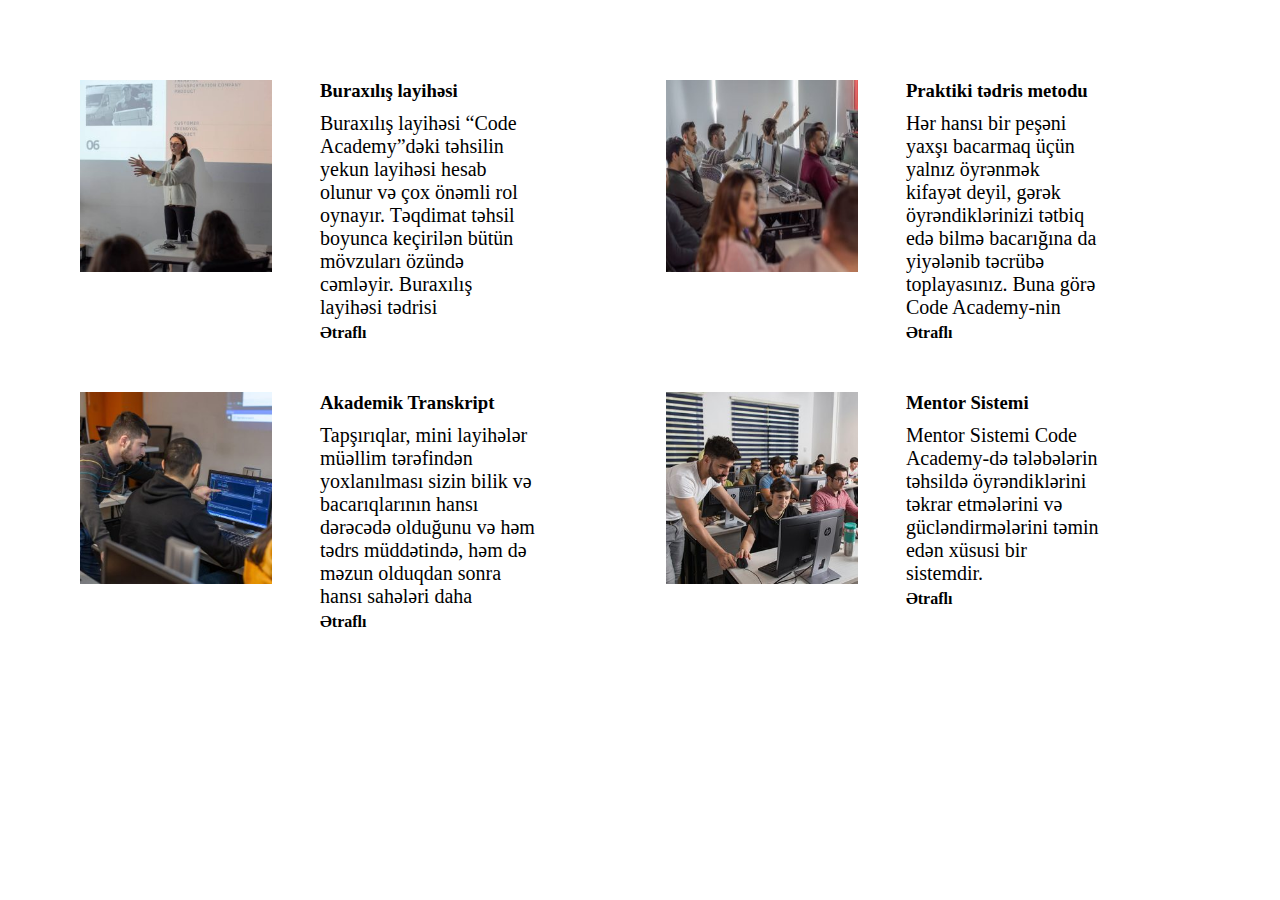
<file: Task2Capture/index.html>
<!DOCTYPE html>
<html lang="en">

<head>
    <meta charset="UTF-8">
    <meta http-equiv="X-UA-Compatible" content="IE=edge">
    <meta name="viewport" content="width=device-width, initial-scale=1.0">
    <link rel="stylesheet" href="/Task2Capture/css/style.css">
    <title>Document</title>
</head>

<body>
    <main id="main">
        <div class="container">
            <div class="leftbox">
                <div class="topbox">
                    <div class="imgbox">
                        <img src="/Task2Capture/image/img.jpg" alt="">
                    </div>
                    <div class="contetnbox">
                        <h3>Buraxılış layihəsi</h3>
                        <div class="pcontent">
                            <p>Buraxılış layihəsi “Code Academy”dəki təhsilin yekun layihəsi hesab olunur və çox önəmli
                                rol
                                oynayır. Təqdimat təhsil boyunca keçirilən bütün mövzuları özündə cəmləyir. Buraxılış
                                layihəsi tədrisi</p>
                        </div>

                        <a href="#">Ətraflı</a>
                    </div>
                </div>
                <div class="buttombox">
                    <div class="imgbox">
                        <img src="/Task2Capture/image/img2.jpg" alt="">
                    </div>
                    <div class="contetnbox">
                        <h3>Akademik Transkript</h3>
                        <div class="pcontent">
                            <p>Tapşırıqlar, mini layihələr müəllim tərəfindən yoxlanılması sizin bilik və bacarıqlarının
                                hansı dərəcədə olduğunu və həm tədrs müddətində, həm də məzun olduqdan sonra hansı
                                sahələri
                                daha</p>
                        </div>

                        <a href="#">Ətraflı</a>
                    </div>
                </div>
            </div>
            <div class="rightbox">
                <div class="topbox">
                    <div class="imgbox">
                        <img src="/Task2Capture/image/img3.jpg" alt="">
                    </div>
                    <div class="contetnbox">
                        <h3>Praktiki tədris metodu</h3>
                        <div class="pcontent">
                            <p>Hər hansı bir peşəni yaxşı bacarmaq üçün yalnız öyrənmək kifayət deyil, gərək
                                öyrəndiklərinizi tətbiq edə bilmə bacarığına da yiyələnib təcrübə toplayasınız. Buna
                                görə
                                Code Academy-nin</p>
                        </div>

                        <a href="#">Ətraflı</a>
                    </div>
                </div>
                <div class="buttombox">
                    <div class="imgbox">
                        <img src="/Task2Capture/image/img4.jpg" alt="">
                    </div>
                    <div class="contetnbox">
                        <h3>Mentor Sistemi</h3>
                        <div class="pcontent">
                            <p>Mentor Sistemi Code Academy-də tələbələrin təhsildə öyrəndiklərini təkrar etmələrini və
                                gücləndirmələrini təmin edən xüsusi bir sistemdir.</p>
                        </div>

                        <a href="#">Ətraflı</a>
                    </div>
                </div>
            </div>
        </div>
    </main>

</body>

</html>
</file>
<file: Task2Capture/css/style.css>
*{
    margin: 0;
    padding: 0;
    box-sizing: border-box;
}
.container{
    display: flex;
    justify-content: space-between;
    margin: 5rem 5rem;
    gap:30px
}
.container p{
    font-size: 20px; 
    margin-bottom: 5px;
}
.container h3{
margin-bottom: 10px;
}
.container a{
    text-decoration: none;
    color: black;
    font-weight: 700;
}
.pcontent{
margin-right: 100px;
     
}
.container img{
    width: 12rem;
    height: 12rem;
}
.leftbox{
    display: block;
}
.leftbox .topbox{
    margin-bottom: 50px;
}
.rightbox .topbox{
    margin-bottom: 50px;

}
.topbox{
    display: flex;
    justify-content: space-between;
    column-gap: 3rem;
}
.buttombox{
    display: flex;
    justify-content: space-between;
    column-gap: 3rem;
}
</file>
